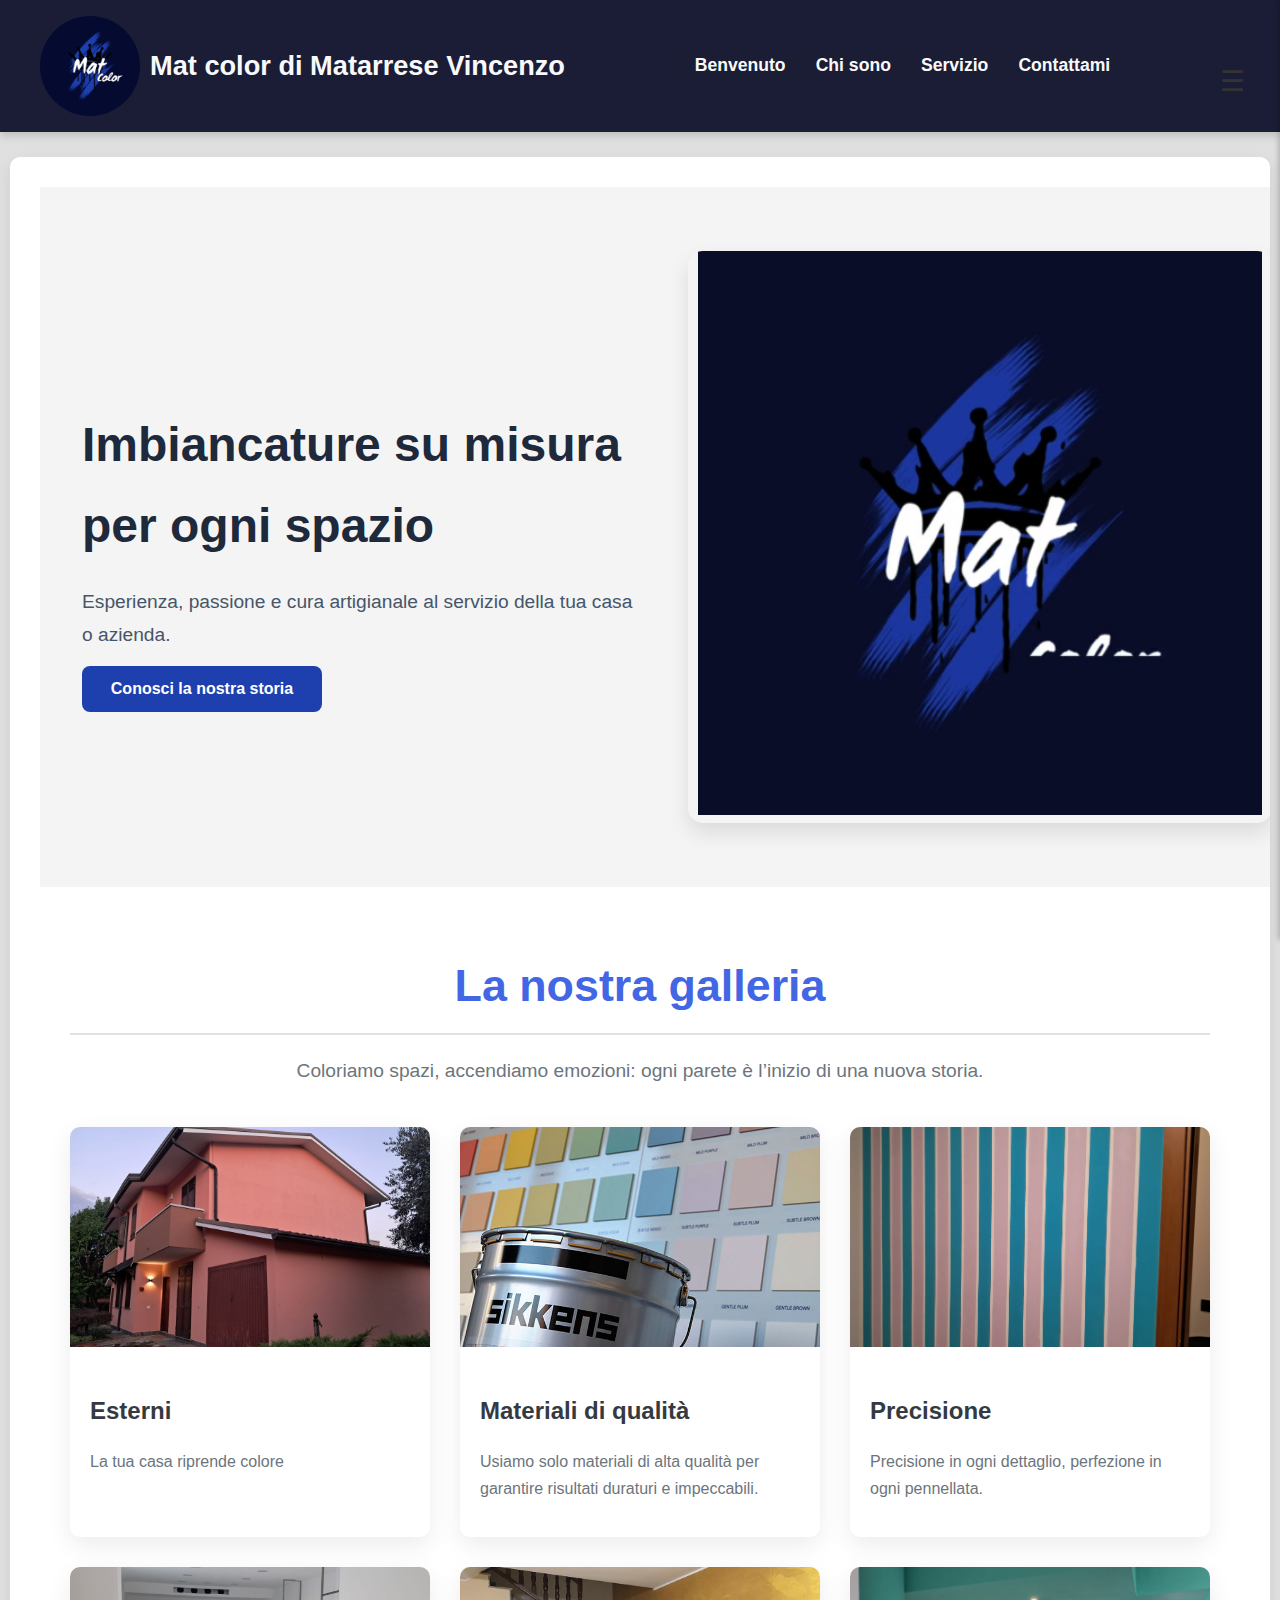
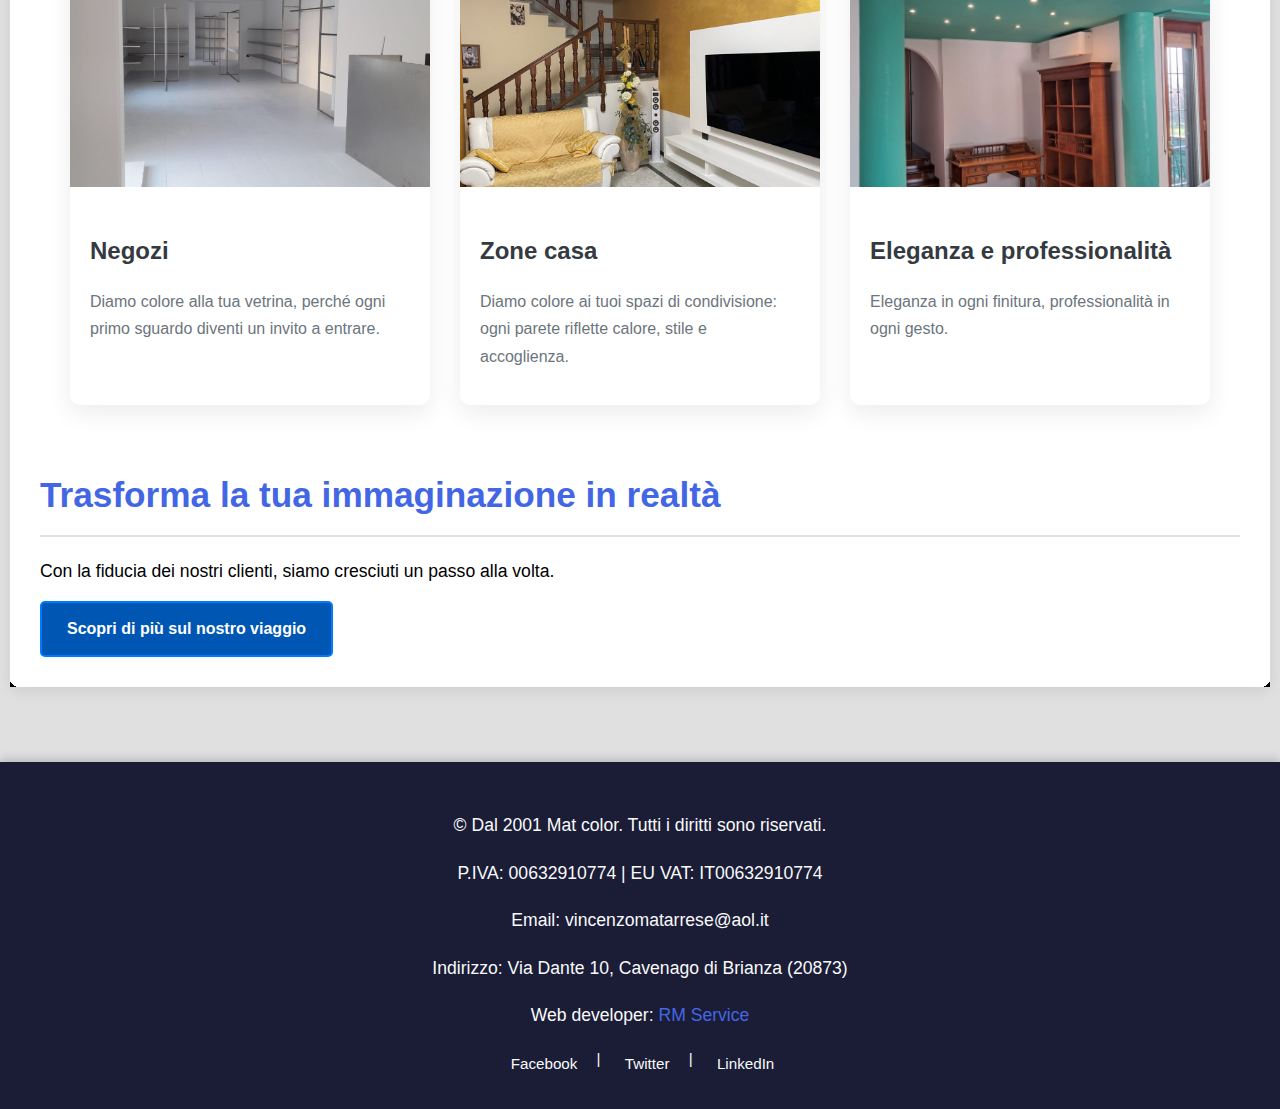
<file: index.html>
<!DOCTYPE html>
<html lang="en">
<head>
    <meta charset="UTF-8">
    <meta name="viewport" content="width=device-width, initial-scale=1.0">
    <meta name="google-site-verification" content="hc-K0NZYEXv_oxj2A8CBwfFHDyCGHYAIVB4bLHBO_A0" />

    <title>Imbianchino a Cavenago di Brianza – Mat Color</title>
    <meta name="description" content="Mat Color di Matarrese Vincenzo: imbianchino professionista a Cavenago di Brianza. Offriamo tinteggiature interne ed esterne, decorazioni e verniciature di qualità.">
    <meta name="keywords" content="imbianchino Cavenago di Brianza, tinteggiatura, pittura muri, decorazioni murali, verniciatura, pittore professionista, Mat Color, mat color">
    <meta name="keywords" content="imbianchino in zona, imbianchino vicino a me, mat color, imbianchino, impresa di pitturazione, impresa di pitturazione matarrese vincenzo">
    <meta name="keywords" content="imbianchino vicino a me">
    <meta name="keywords" content="imbianchino in zona">
    <meta name="keywords" content="impresa di pitturazione matarrese vincenzo">
    <meta name="keywords" content="imbianchino cavenago di brianza">
    <meta name="robots" content="index, follow">
    <meta name="author" content="Mat Color di Matarrese Vincenzo">
    <script type="application/ld+json">
  {
  "@context": "https://schema.org",
  "@type": "LocalBusiness",
  "name": "Mat Color di Matarrese Vincenzo",
  "image": "https://mata686.github.io/MatColor/about.html",
  "address": {
    "@type": "PostalAddress",
    "streetAddress": "Via Dante 10",
    "addressLocality": "Cavenago di Brianza",
    "postalCode": "20873",
    "addressCountry": "IT"
  },
  "geo": {
    "@type": "GeoCoordinates",
    "latitude": 45.6019,
    "longitude": 9.4115
  },
  "telephone": "+39 329 414 5340",
  "email": "vincenzomatarrese@aol.it",
  "url": "https://mata686.github.io/MatColor/",
  "openingHours": "Mo-Fr 09:00-17:00, Sa 09:00-14:00"
}

  </script>

    <link rel="stylesheet" href="css/style.css">
</head>

<body>
    <header>
  <nav>
    <div class="logo">
      <a href="index.html"><img src="image/logo.png" alt="Mat_color-Matarrese Vincenzo" class="nav-logo"></a>
      Mat color di Matarrese Vincenzo
    </div>

    <ul class="nav-links">
      <li><a href="index.html">Benvenuto</a></li>
      <li><a href="about.html">Chi sono</a></li>
      <li><a href="services.html">Servizio</a></li>
      <li><a href="contact.html">Contattami</a></li>
    </ul>

    <!-- Burger icon -->
<!-- Bottone burger -->
<button class="burger" id="burger" aria-label="Apri menu" aria-expanded="false" aria-controls="menu">
  &#9776;
</button>

<!-- Menu mobile -->
<nav class="menu" id="menu" aria-label="Menu di navigazione">
  <ul>
    <li><a href="index.html">Home</a></li>
    <li><a href="about.html">Chi siamo</a></li>
    <li><a href="services.html">Servizi</a></li>
    <li><a href="contact.html">Contatti</a></li>
  </ul>
</nav>

<script>
const burger = document.getElementById('burger');
const menu = document.getElementById('menu');

burger.addEventListener('click', () => {
  const isOpen = menu.classList.toggle('open');
  burger.setAttribute('aria-expanded', isOpen);
});
</script>


  </nav>
</header>

    <main>
        <section class="hero-section">
  <div class="hero-content">
    <div class="hero-text">
      <h1>Imbiancature su misura<br>per ogni spazio</h1>
      <p>Esperienza, passione e cura artigianale al servizio della tua casa o azienda.</p>
      <a href="about.html" class="hero-btn">Conosci la nostra storia</a>
    </div>
    <div class="hero-video">
      <video autoplay muted loop playsinline>
        <source src="image/a_logo.mp4" type="video/mp4">
        Il tuo browser non supporta il video HTML5.
      </video>
    </div>
  </div>
</section>


        <section class="image-gallery-showcase">
            <h2>La nostra galleria</h2>
            <p class="section-description">Coloriamo spazi, accendiamo emozioni: ogni parete è l’inizio di una nuova storia.</p>
            <div class="gallery-grid">
                <div class="gallery-item">
                    <img src="image/casa.jpeg" alt="Prima/dopo">
                    <div class="gallery-caption">
                        <h3>Esterni</h3>
                        <p>La tua casa riprende colore</p>
                    </div>
                </div>
                <div class="gallery-item">
                    <img src="image/sikkens.jpg" alt="Qualità">
                    <div class="gallery-caption">
                        <h3>Materiali di qualità</h3>

                        <p>Usiamo solo materiali di alta qualità per garantire risultati duraturi e impeccabili.</p>
                    </div>
                </div>
                <div class="gallery-item">
                    <img src="image/righe.jpeg" alt="Imbiancature">
                    <div class="gallery-caption">
                        <h3>Precisione</h3>
                        <p>Precisione in ogni dettaglio, perfezione in ogni pennellata.</p>
                    </div>
                </div>
                <div class="gallery-item">
                    <img src="image/negoz.jpg">
                    <div class="gallery-caption">
                        <h3>Negozi</h3>
                        <p>Diamo colore alla tua vetrina, perché ogni primo sguardo diventi un invito a entrare.</p>
                    </div>
                </div>
<div class="gallery-item">
                    <img src="image/mic.jpg" alt="Imbiancature">
                    <div class="gallery-caption">
                        <h3>Zone casa</h3>
                        <p>Diamo colore ai tuoi spazi di condivisione: ogni parete riflette calore, stile e accoglienza.</p>
                    </div>
                </div>

<div class="gallery-item">
                    <img src="image/tif.jpg" alt="Imbiancature">
                    <div class="gallery-caption">
                        <h3>Eleganza e professionalità</h3>
                        <p>Eleganza in ogni finitura, professionalità in ogni gesto.</p>
                    </div>
                </div>

            </div>
        </section>

        <section class="cta-section">
            <h2>Trasforma la tua immaginazione in realtà</h2>
            <p>Con la fiducia dei nostri clienti, siamo cresciuti un passo alla volta.</p>
            <a href="about.html" class="btn primary-btn">Scopri di più sul nostro viaggio</a>
        </section>

    </main>

    <footer>
        <p>&copy; Dal 2001 Mat color. Tutti i diritti sono riservati.</p>
        <p>P.IVA: 00632910774 | EU VAT: IT00632910774</p>
        <p>Email: vincenzomatarrese@aol.it </p>
        <p>Indirizzo: Via Dante 10, Cavenago di Brianza (20873)</p>
        <p>Web developer: <a href="#"> RM Service</a></p>
        <div class="social-links">
            <a href="#" aria-label="Facebook"><i class="fab fa-facebook-f"></i> Facebook</a> |
            <a href="#" aria-label="Twitter"><i class="fab fa-twitter"></i> Twitter</a> |
            <a href="#" aria-label="LinkedIn"><i class="fab fa-linkedin-in"></i> LinkedIn</a>
        </div>
    </footer>


    <script src="js/script.js"></script>
</body>
</html>
</file>
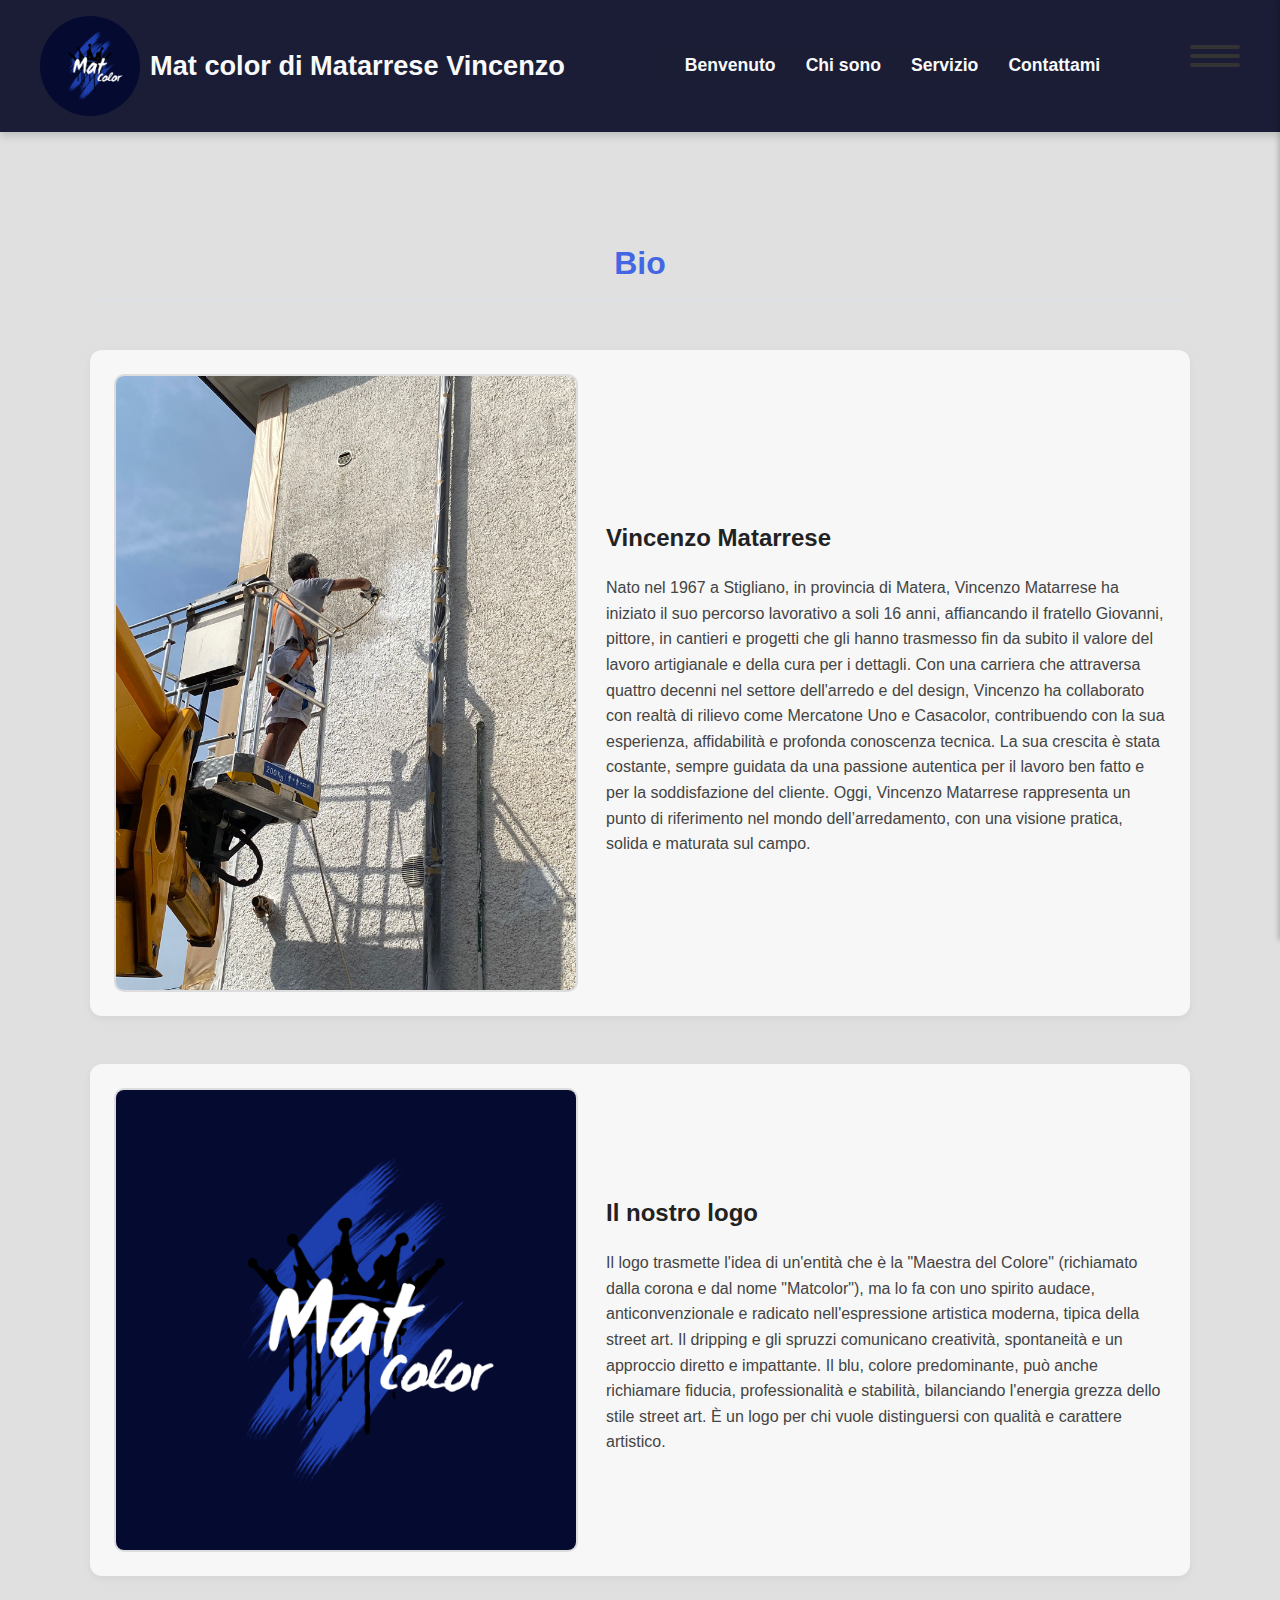
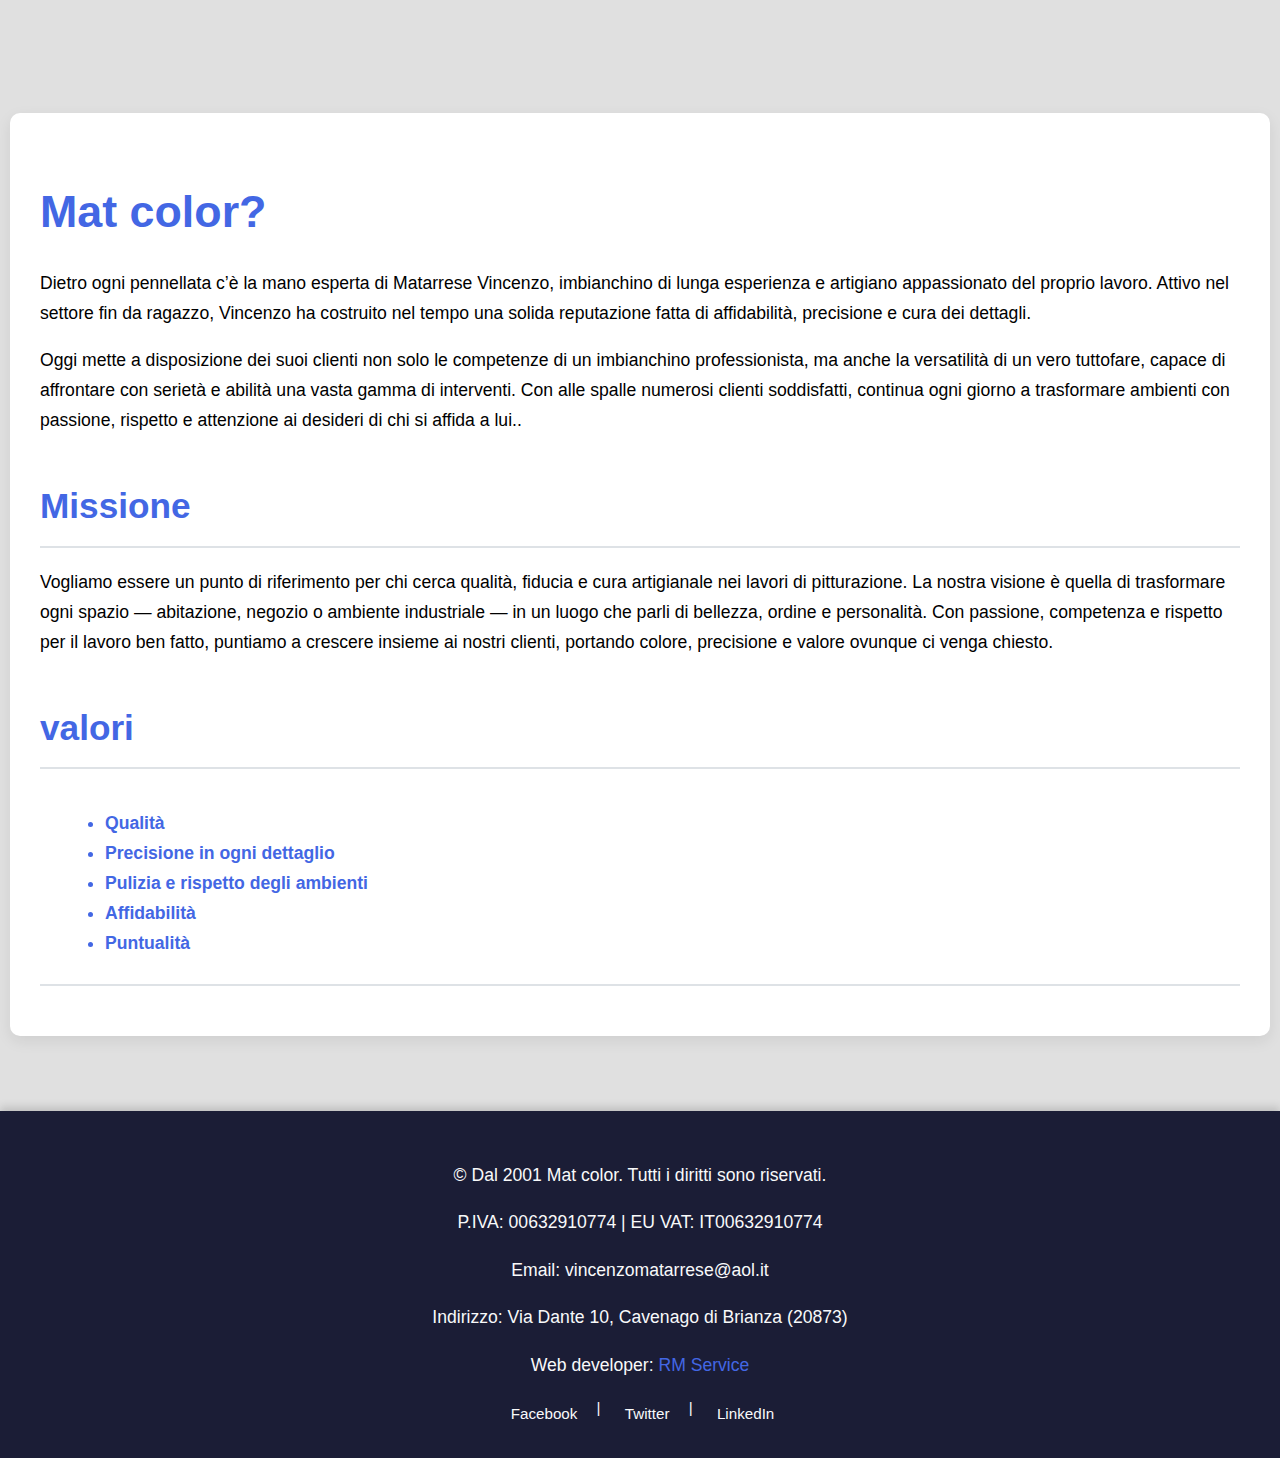
<file: about.html>
<!DOCTYPE html>
<html lang="en">
<head>
    <meta charset="UTF-8">
    <meta name="viewport" content="width=device-width, initial-scale=1.0">
    <title>About</title>
    <link rel="stylesheet" href="css/style.css">
     <script type="application/ld+json">
  {
    "@context": "https://schema.org",
    "@type": "LocalBusiness",
    "name": "Mat Color di Matarrese Vincenzo",
    "image": "https://mata686.github.io/MatColor/about.html",
    "address": {
      "@type": "PostalAddress",
      "streetAddress": "Via Dante 10",
      "addressLocality": "Cavenago di Brianza",
      "postalCode": "20873",
      "addressCountry": "IT"
    },
    "telephone": "+39 329 414 5340",
    "email": "vincenzomatarrese@aol.it",
    "url": "https://mata686.github.io/MatColor/",
    "openingHours": "Mo-Fr 09:00-17:00, Sa 09:00-14:00"
  }
  </script> 
    
</head>
<body>
    <header>
  <nav>
    <div class="logo">
      <a href="index.html"><img src="image/logo.png" alt="Mat_color-Matarrese Vincenzo" class="nav-logo"></a>

      Mat color di Matarrese Vincenzo
    </div>

    <ul class="nav-links">
      <li><a href="index.html">Benvenuto</a></li>
      <li><a href="about.html">Chi sono</a></li>
      <li><a href="services.html">Servizio</a></li>
      <li><a href="contact.html">Contattami</a></li>
    </ul>

        <!-- Burger icon -->
<div class="burger" id="burger">
  <span></span>
  <span></span>
  <span></span>
</div>

<!-- Menu -->
<nav class="menu" id="menu">
  <ul>
    <li><a href="index.html">Home</a></li>
    <li><a href="about.html">Chi siamo</a></li>
    <li><a href="services.html">Servizi</a></li>
    <li><a href="contact.html">Contatti</a></li>
  </ul>
</nav>

<script>
  const burger = document.getElementById('burger');
  const menu = document.getElementById('menu');

  burger.addEventListener('click', () => {
    burger.classList.toggle('open');
    menu.classList.toggle('open');
  });
</script>
  </nav>
</header>

<section class="image-gallery-rows">
    <h2>Bio</h2>

    <div class="image-row">
        <div class="image">
            <img src="image/vinc.jpeg" alt="Foto vincenzo">
        </div>
        <div class="text">
            <h3>Vincenzo Matarrese</h3>
            <p>Nato nel 1967 a Stigliano, in provincia di Matera, Vincenzo Matarrese ha iniziato il suo percorso lavorativo a soli 16 anni, affiancando il fratello Giovanni, pittore, in cantieri e progetti che gli hanno trasmesso fin da subito il valore del lavoro artigianale e della cura per i dettagli.

Con una carriera che attraversa quattro decenni nel settore dell'arredo e del design, Vincenzo ha collaborato con realtà di rilievo come Mercatone Uno e Casacolor, contribuendo con la sua esperienza, affidabilità e profonda conoscenza tecnica. La sua crescita è stata costante, sempre guidata da una passione autentica per il lavoro ben fatto e per la soddisfazione del cliente.

Oggi, Vincenzo Matarrese rappresenta un punto di riferimento nel mondo dell’arredamento, con una visione pratica, solida e maturata sul campo.</p>
        </div>
    </div>

    <div class="image-row">
        <div class="image">
            <img src="image/logo.png" alt="Logo">
        </div>
        <div class="text">
            <h3>Il nostro logo</h3>
            <p>Il logo trasmette l'idea di un'entità che è la "Maestra del Colore" (richiamato dalla corona e dal nome "Matcolor"), ma lo fa con uno spirito audace, anticonvenzionale e radicato nell'espressione artistica moderna, tipica della street art. Il dripping e gli spruzzi comunicano creatività, spontaneità e un approccio diretto e impattante. Il blu, colore predominante, può anche richiamare fiducia, professionalità e stabilità, bilanciando l'energia grezza dello stile street art. È un logo per chi vuole distinguersi con qualità e carattere artistico.</p>
        </div>
    </div>
</section>


    <main>
        <h1>Mat color?</h1>
        <p>Dietro ogni pennellata c’è la mano esperta di Matarrese Vincenzo, imbianchino di lunga esperienza e artigiano appassionato del proprio lavoro. Attivo nel settore fin da ragazzo, Vincenzo ha costruito nel tempo una solida reputazione fatta di affidabilità, precisione e cura dei dettagli. </p>
        <p>Oggi mette a disposizione dei suoi clienti non solo le competenze di un imbianchino professionista, ma anche la versatilità di un vero tuttofare, capace di affrontare con serietà e abilità una vasta gamma di interventi. Con alle spalle numerosi clienti soddisfatti, continua ogni giorno a trasformare ambienti con passione, rispetto e attenzione ai desideri di chi si affida a lui..</p>
        <h2>Missione</h2>
        <p>Vogliamo essere un punto di riferimento per chi cerca qualità, fiducia e cura artigianale nei lavori di pitturazione. La nostra visione è quella di trasformare ogni spazio — abitazione, negozio o ambiente industriale — in un luogo che parli di bellezza, ordine e personalità. Con passione, competenza e rispetto per il lavoro ben fatto, puntiamo a crescere insieme ai nostri clienti, portando colore, precisione e valore ovunque ci venga chiesto.</p>
        <h2>valori<h2>
        <ul>
            <li>Qualità</li>
            <li>Precisione in ogni dettaglio</li>
            <li>Pulizia e rispetto degli ambienti</li>
            <li>Affidabilità</li>
            <li>Puntualità</li>

        </ul>
    </main>

    <footer>
        <p>&copy; Dal 2001 Mat color. Tutti i diritti sono riservati.</p>
        <p>P.IVA: 00632910774 | EU VAT: IT00632910774</p>
        <p>Email: vincenzomatarrese@aol.it </p>
        <p>Indirizzo: Via Dante 10, Cavenago di Brianza (20873)</p>
        <p>Web developer: <a href="#"> RM Service</a></p>
        <div class="social-links">
            <a href="#" aria-label="Facebook"><i class="fab fa-facebook-f"></i> Facebook</a> |
            <a href="#" aria-label="Twitter"><i class="fab fa-twitter"></i> Twitter</a> |
            <a href="#" aria-label="LinkedIn"><i class="fab fa-linkedin-in"></i> LinkedIn</a>
        </div>
    </footer>


    <script src="js/script.js"></script>
</body>
</html>
</file>
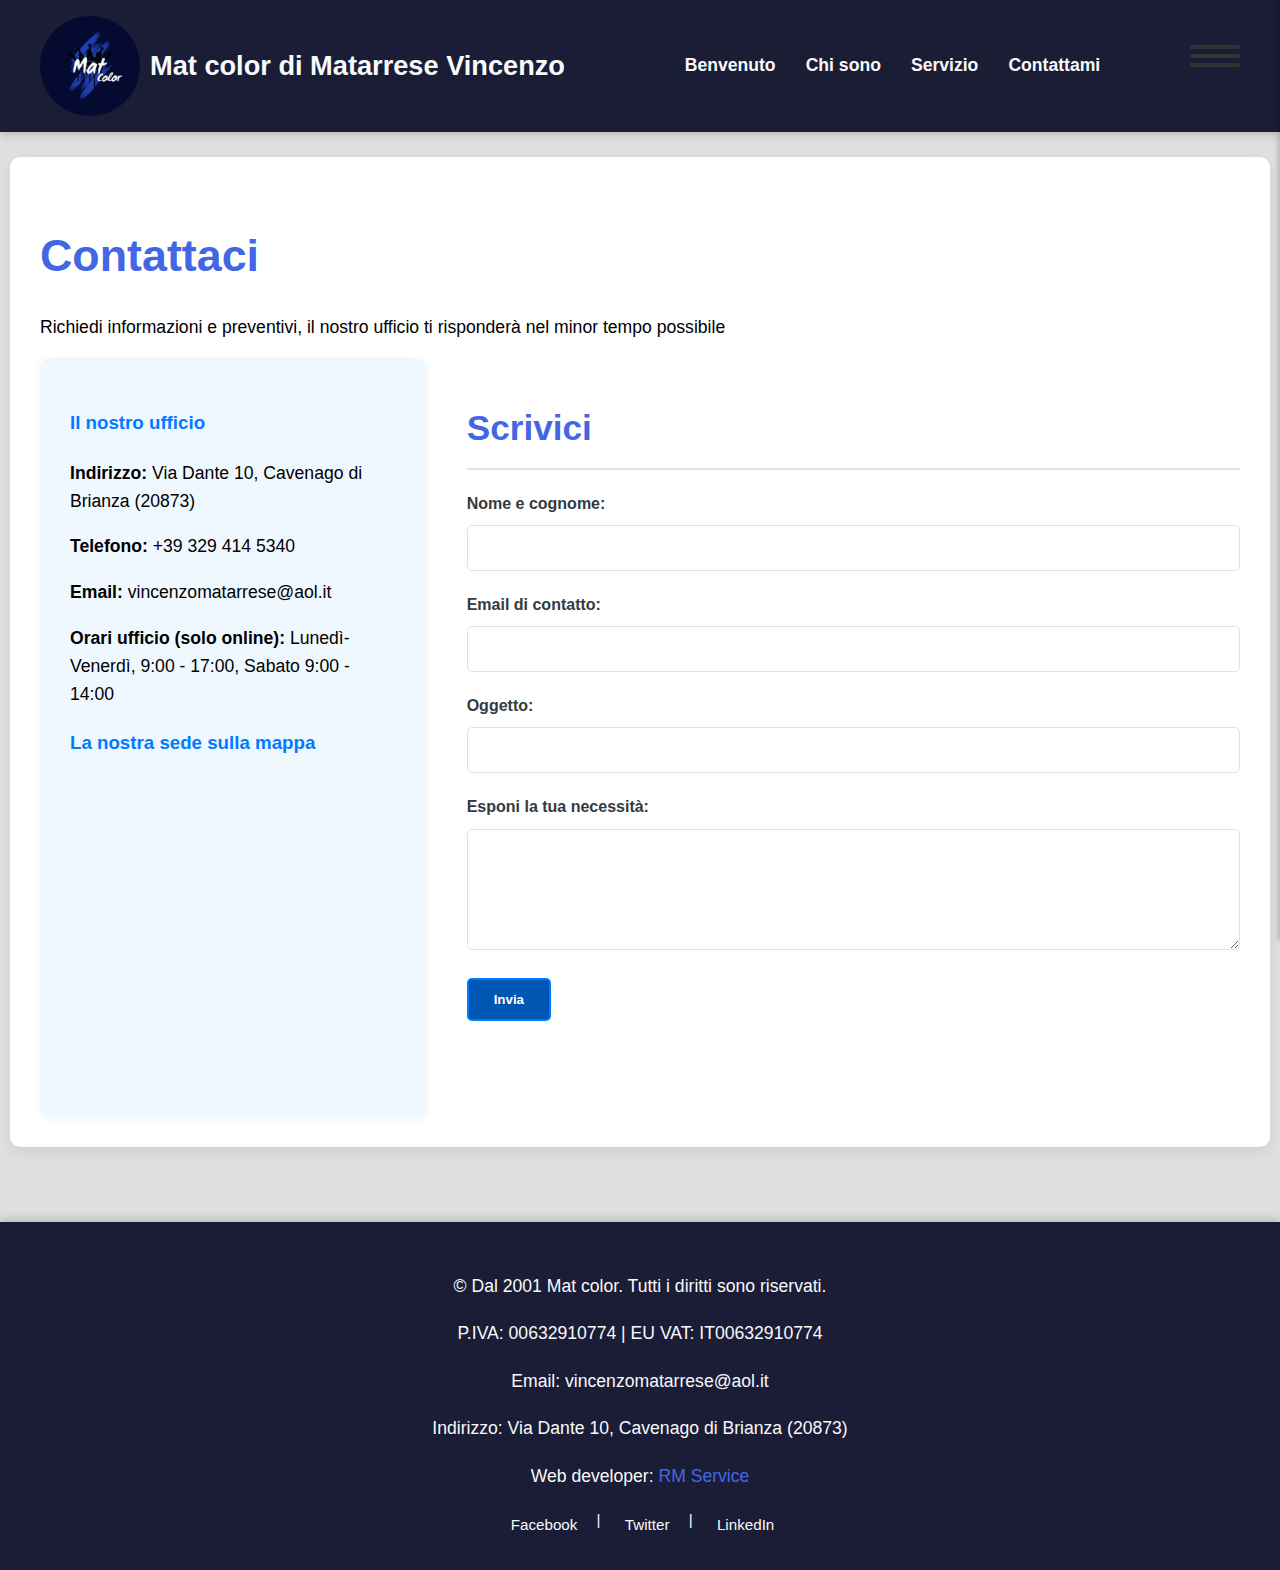
<file: contact.html>
<!DOCTYPE html>
<html lang="en">
<head>
    <meta charset="UTF-8">
    <meta name="viewport" content="width=device-width, initial-scale=1.0">
    <title>Contattami</title>
    <link rel="stylesheet" href="css/style.css">
     <script type="application/ld+json">
  {
    "@context": "https://schema.org",
    "@type": "LocalBusiness",
    "name": "Mat Color di Matarrese Vincenzo",
    "image": "https://mata686.github.io/MatColor/about.html",
    "address": {
      "@type": "PostalAddress",
      "streetAddress": "Via Dante 10",
      "addressLocality": "Cavenago di Brianza",
      "postalCode": "20873",
      "addressCountry": "IT"
    },
    "telephone": "+39 329 414 5340",
    "email": "vincenzomatarrese@aol.it",
    "url": "https://mata686.github.io/MatColor/",
    "openingHours": "Mo-Fr 09:00-17:00, Sa 09:00-14:00"
  }
  </script>
    
</head>
<body>
    <header>
  <nav>
    <div class="logo">
      <a href="index.html"><img src="image/logo.png" alt="Mat_color-Matarrese Vincenzo" class="nav-logo"></a>

      Mat color di Matarrese Vincenzo
    </div>

    <ul class="nav-links">
      <li><a href="index.html">Benvenuto</a></li>
      <li><a href="about.html">Chi sono</a></li>
      <li><a href="services.html">Servizio</a></li>
      <li><a href="contact.html">Contattami</a></li>
    </ul>

        <!-- Burger icon -->
<div class="burger" id="burger">
  <span></span>
  <span></span>
  <span></span>
</div>

<!-- Menu -->
<nav class="menu" id="menu">
  <ul>
    <li><a href="index.html">Home</a></li>
    <li><a href="about.html">Chi siamo</a></li>
    <li><a href="services.html">Servizi</a></li>
    <li><a href="contact.html">Contatti</a></li>
  </ul>
</nav>

<script>
  const burger = document.getElementById('burger');
  const menu = document.getElementById('menu');

  burger.addEventListener('click', () => {
    burger.classList.toggle('open');
    menu.classList.toggle('open');
  });
</script>
  </nav>
</header>


    <main class="content-section">
        <h1>Contattaci</h1>
        <p>Richiedi informazioni e preventivi, il nostro ufficio ti risponderà nel minor tempo possibile</p>
        
        <div class="contact-grid">
            <div class="contact-info-box">
                <h3>Il nostro ufficio</h3>
                <p><strong>Indirizzo:</strong> Via Dante 10, Cavenago di Brianza (20873)</p>
                <p><strong>Telefono:</strong> +39 329 414 5340</p>
                <p><strong>Email:</strong> vincenzomatarrese@aol.it</p>
                <p><strong>Orari ufficio (solo online):</strong> Lunedì-Venerdì, 9:00 - 17:00, Sabato 9:00 - 14:00 </p>
                <div class="map-container">
  <h3>La nostra sede sulla mappa</h3>
  <iframe
    src="https://www.google.com/maps/embed?pb=!1m18!1m12!1m3!1d2785.212181636221!2d9.414122415579286!3d45.59651792703026!2m3!1f0!2f0!3f0!3m2!1i1024!2i768!4f13.1!3m3!1m2!1s0x4786b8dbf7b9a1fb%3A0x77c7eae3b87f470b!2sVia%20Dante%2C%2010%2C%2020873%20Cavenago%20di%20Brianza%20MB!5e0!3m2!1sit!2sit!4v1718974490000!5m2!1sit!2sit"
    width="100%"
    height="300"
    style="border:0;"
    allowfullscreen=""
    loading="lazy"
    referrerpolicy="no-referrer-when-downgrade"
  ></iframe>
</div>

            </div>

            <form class="contact-form" action="https://formspree.io/f/mrbkkroe" method="POST">
            <input type="text" name="_gotcha" style="display:none">

                <h2>Scrivici</h2>
                <div class="form-group">
                    <label for="name">Nome e cognome:</label>
                    <input type="text" id="name" name="name" required>
                </div>
                <div class="form-group">
                    <label for="email">Email di contatto:</label>
                    <input type="email" id="email" name="email" required>
                </div>
                <div class="form-group">
                    <label for="subject">Oggetto:</label>
                    <input type="text" id="subject" name="subject">
                </div>
                <div class="form-group">
                    <label for="message">Esponi la tua necessità:</label>
                    <textarea id="message" name="message" rows="5" required></textarea>
                </div>
                <button type="submit" class="btn primary-btn" >Invia</button>
            </form>
        </div>
    </main>

   <footer>
        <p>&copy; Dal 2001 Mat color. Tutti i diritti sono riservati.</p>
        <p>P.IVA: 00632910774 | EU VAT: IT00632910774</p>
        <p>Email: vincenzomatarrese@aol.it </p>
        <p>Indirizzo: Via Dante 10, Cavenago di Brianza (20873)</p>
        <p>Web developer: <a href="#"> RM Service</a></p>
        <div class="social-links">
            <a href="#" aria-label="Facebook"><i class="fab fa-facebook-f"></i> Facebook</a> |
            <a href="#" aria-label="Twitter"><i class="fab fa-twitter"></i> Twitter</a> |
            <a href="#" aria-label="LinkedIn"><i class="fab fa-linkedin-in"></i> LinkedIn</a>
        </div>
    </footer>



    <script src="js/script.js"></script>
</body>
</html>
</file>
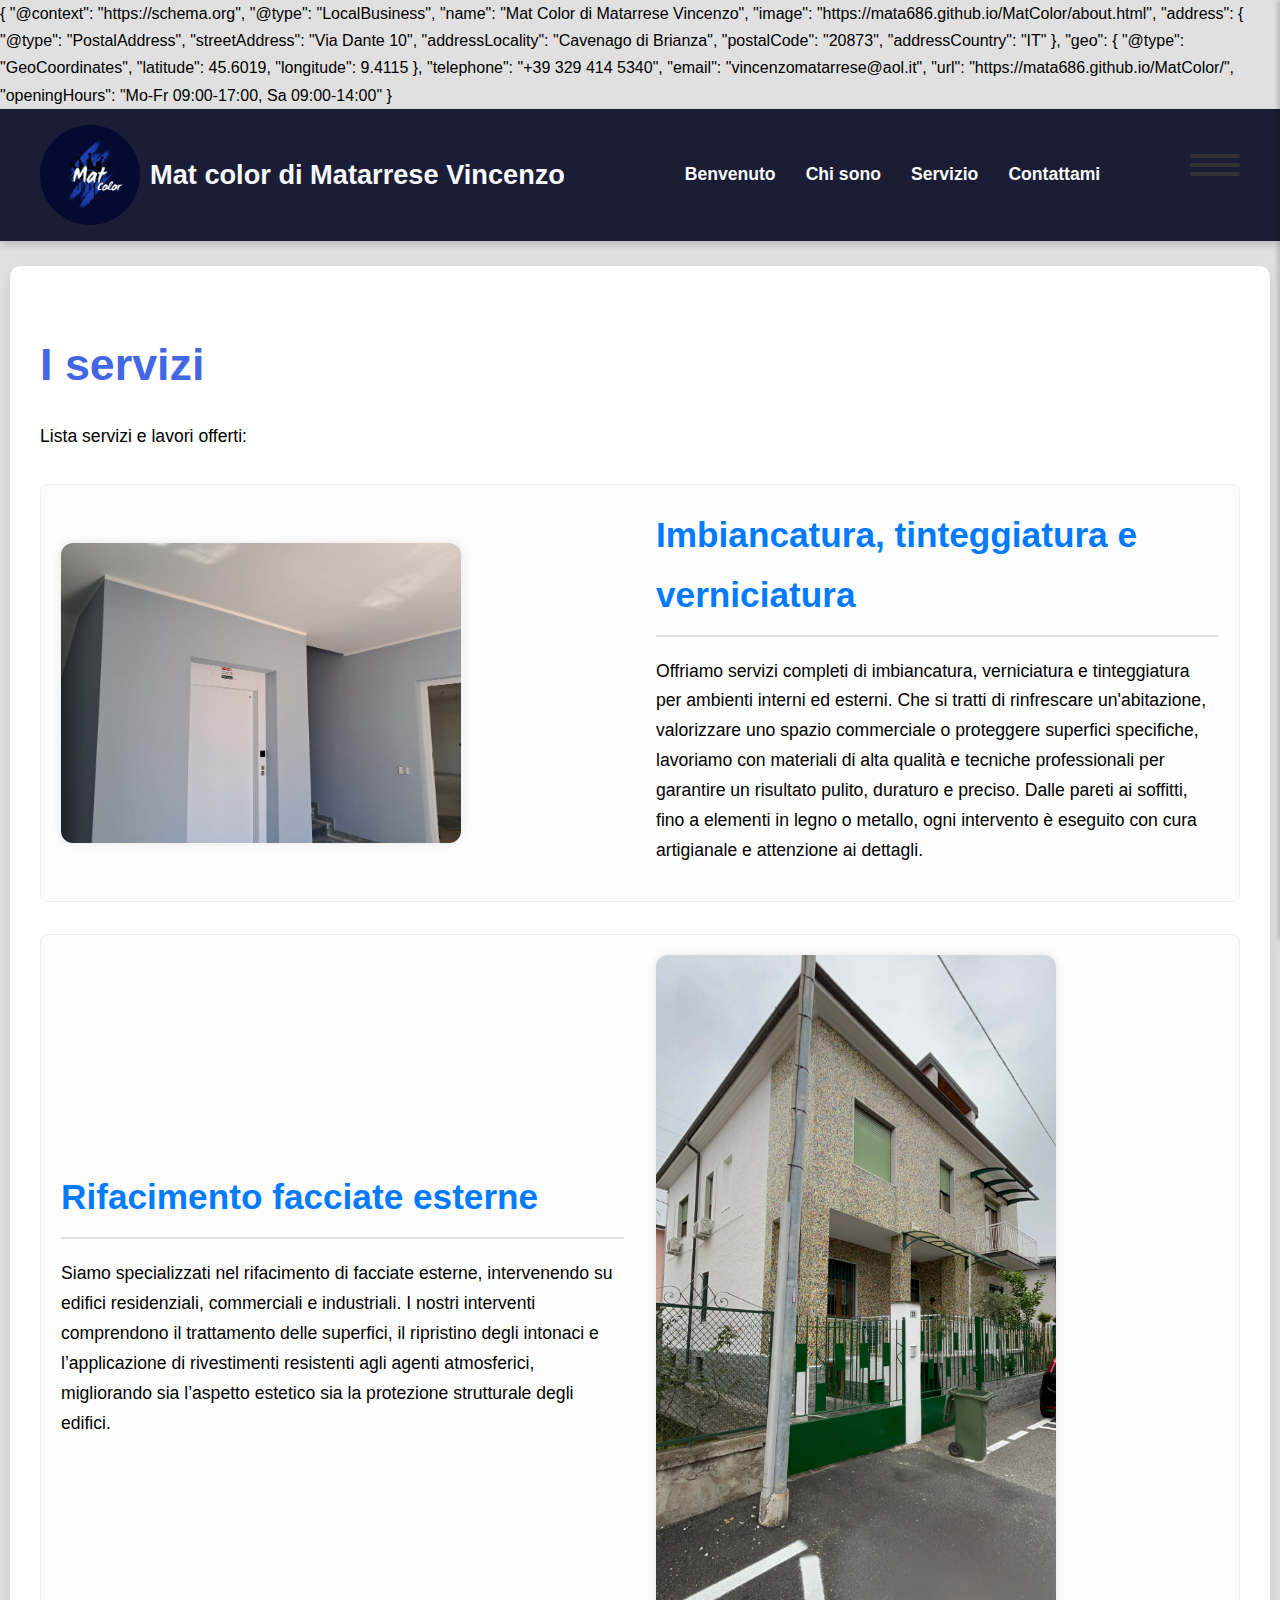
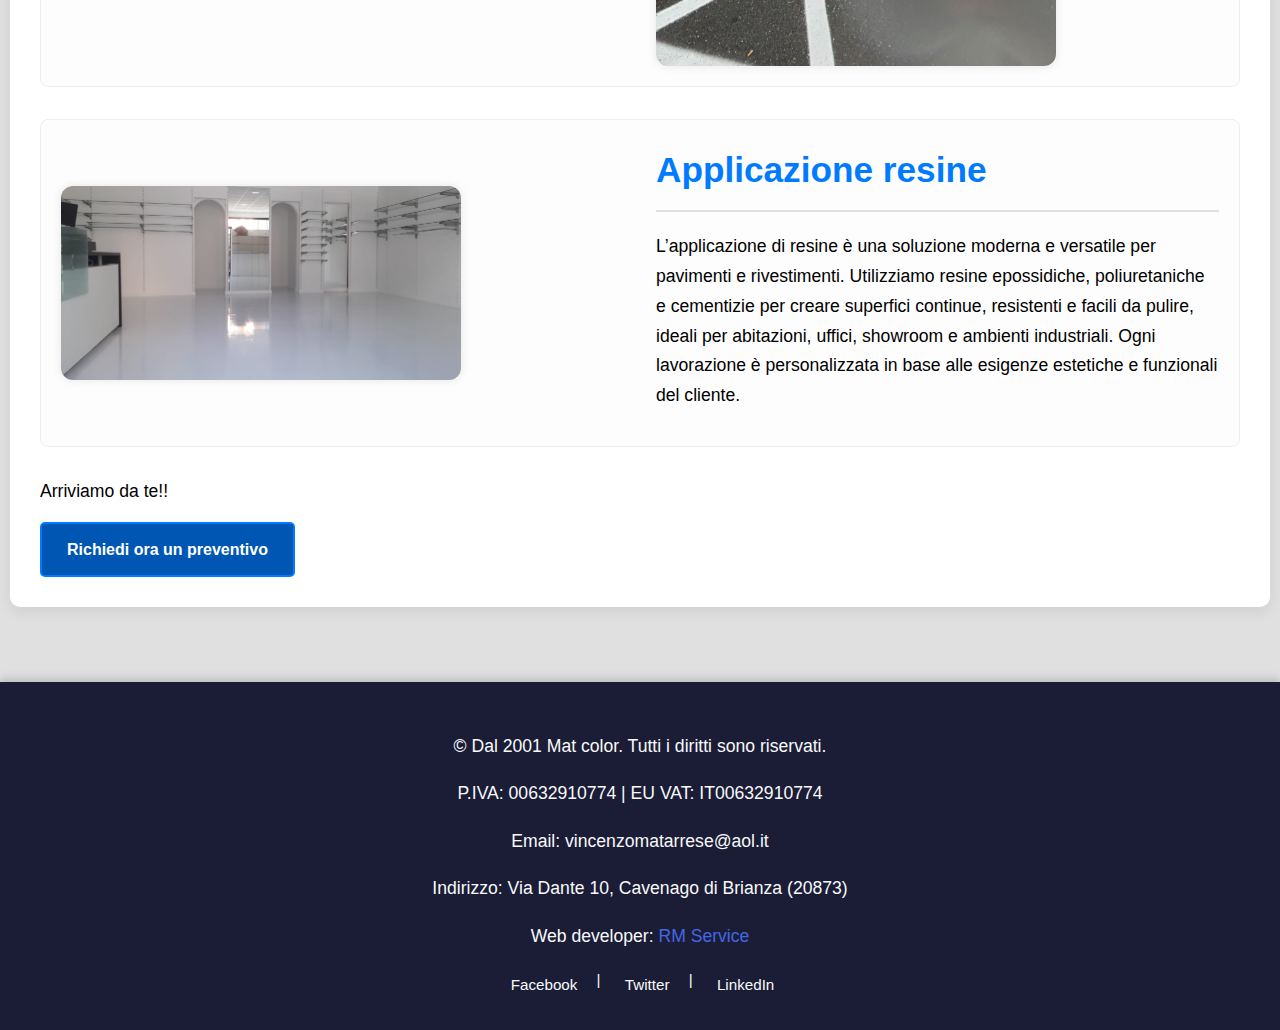
<file: services.html>
<!DOCTYPE html>
<html lang="en">
<head>
    <meta charset="UTF-8">
    <meta name="viewport" content="width=device-width, initial-scale=1.0">
    <title>Servizio</title>
    <link rel="stylesheet" href="css/style.css">
    <meta name="description" content="Mat Color di Matarrese Vincenzo: imbianchino professionista a Cavenago di Brianza. Offriamo tinteggiature interne ed esterne, decorazioni e verniciature di qualità.">
    <meta name="keywords" content="imbianchino Cavenago di Brianza, tinteggiatura, pittura muri, decorazioni murali, verniciatura, pittore professionista, Mat Color">
    <meta name="keywords" content="imbianchino in zona, imbianchino vicino a me, mat color, imbianchino, impresa di pitturazione">
    <meta name="robots" content="index, follow">
    <meta name="author" content="Mat Color di Matarrese Vincenzo">

{
  "@context": "https://schema.org",
  "@type": "LocalBusiness",
  "name": "Mat Color di Matarrese Vincenzo",
  "image": "https://mata686.github.io/MatColor/about.html",
  "address": {
    "@type": "PostalAddress",
    "streetAddress": "Via Dante 10",
    "addressLocality": "Cavenago di Brianza",
    "postalCode": "20873",
    "addressCountry": "IT"
  },
  "geo": {
    "@type": "GeoCoordinates",
    "latitude": 45.6019,
    "longitude": 9.4115
  },
  "telephone": "+39 329 414 5340",
  "email": "vincenzomatarrese@aol.it",
  "url": "https://mata686.github.io/MatColor/",
  "openingHours": "Mo-Fr 09:00-17:00, Sa 09:00-14:00"
}

    
</head>
<body>
    <header>
  <nav>
    <div class="logo">
      <a href="index.html"><img src="image/logo.png" alt="Mat_color-Matarrese Vincenzo" class="nav-logo"></a>

      Mat color di Matarrese Vincenzo
    </div>

    <ul class="nav-links">
      <li><a href="index.html">Benvenuto</a></li>
      <li><a href="about.html">Chi sono</a></li>
      <li><a href="services.html">Servizio</a></li>
      <li><a href="contact.html">Contattami</a></li>
    </ul>

        <!-- Burger icon -->
<div class="burger" id="burger">
  <span></span>
  <span></span>
  <span></span>
</div>

<!-- Menu -->
<nav class="menu" id="menu">
  <ul>
    <li><a href="index.html">Home</a></li>
    <li><a href="about.html">Chi siamo</a></li>
    <li><a href="services.html">Servizi</a></li>
    <li><a href="contact.html">Contatti</a></li>
  </ul>
</nav>

<script>
  const burger = document.getElementById('burger');
  const menu = document.getElementById('menu');

  burger.addEventListener('click', () => {
    burger.classList.toggle('open');
    menu.classList.toggle('open');
  });
</script>
  </nav>
</header>


    <main>
    <h1>I servizi</h1>
    <p>Lista servizi e lavori offerti:</p>

    <section class="service-category service-left">
        <div class="service-image">
            <img src="image/imb.jpg" alt="Imbiancatura, Tinteggiatura e Verniciatura">
        </div>
        <div class="service-text">
            <h2>Imbiancatura, tinteggiatura e verniciatura</h2>
            <p>Offriamo servizi completi di imbiancatura, verniciatura e tinteggiatura per ambienti interni ed esterni. Che si tratti di rinfrescare un'abitazione, valorizzare uno spazio commerciale o proteggere superfici specifiche, lavoriamo con materiali di alta qualità e tecniche professionali per garantire un risultato pulito, duraturo e preciso. Dalle pareti ai soffitti, fino a elementi in legno o metallo, ogni intervento è eseguito con cura artigianale e attenzione ai dettagli.</p>
        </div>
    </section>

    <section class="service-category service-right">
        <div class="service-text">
            <h2>Rifacimento facciate esterne</h2>
            <p>Siamo specializzati nel rifacimento di facciate esterne, intervenendo su edifici residenziali, commerciali e industriali. I nostri interventi comprendono il trattamento delle superfici, il ripristino degli intonaci e l’applicazione di rivestimenti resistenti agli agenti atmosferici, migliorando sia l’aspetto estetico sia la protezione strutturale degli edifici.</p>
        </div>
        <div class="service-image">
            <img src="image/est.jpg" alt="Rifacimento facciate esterne">
        </div>
    </section>

    <section class="service-category service-left">
        <div class="service-image">
            <img src="image/res.jpg" alt="Applicazione resine">
        </div>
        <div class="service-text">
            <h2>Applicazione resine</h2>
            <p>L’applicazione di resine è una soluzione moderna e versatile per pavimenti e rivestimenti. Utilizziamo resine epossidiche, poliuretaniche e cementizie per creare superfici continue, resistenti e facili da pulire, ideali per abitazioni, uffici, showroom e ambienti industriali. Ogni lavorazione è personalizzata in base alle esigenze estetiche e funzionali del cliente.</p>
        </div>
    </section>

    <section class="cta-section">
            <p>Arriviamo da te!!</p>
            <a href="contact.html" class="btn primary-btn">Richiedi ora un preventivo</a>
        </section>
</main>

    <footer>
        <p>&copy; Dal 2001 Mat color. Tutti i diritti sono riservati.</p>
        <p>P.IVA: 00632910774 | EU VAT: IT00632910774</p>
        <p>Email: vincenzomatarrese@aol.it </p>
        <p>Indirizzo: Via Dante 10, Cavenago di Brianza (20873)</p>
        <p>Web developer: <a href="#"> RM Service</a></p>
        <div class="social-links">
            <a href="#" aria-label="Facebook"><i class="fab fa-facebook-f"></i> Facebook</a> |
            <a href="#" aria-label="Twitter"><i class="fab fa-twitter"></i> Twitter</a> |
            <a href="#" aria-label="LinkedIn"><i class="fab fa-linkedin-in"></i> LinkedIn</a>
        </div>
    </footer>



    <script src="js/script.js"></script>
</body>
</html>
</file>
<file: css/style.css>
/* General Body Styles */
:root {
    --primary-color: #007bff; /* Bright Blue */
    --secondary-color: #6c757d; /* Muted Gray */
    --accent-color: #28a745;   /* Green for success/highlights */
    --dark-text: #343a40;      /* Darker text */
    --light-text: #f8f9fa;     /* Light text for dark backgrounds */
    --bg-light: #f8f9fa;      /* Light background */
    --bg-dark: #343a40;        /* Dark background */
    --border-color: #dee2e6;
}
.service-category {
    display: flex;
    align-items: center;
    justify-content: space-between;
    margin: 2rem 0;
    gap: 2rem;
    flex-wrap: wrap;
}

.service-category img {
    width: 100%;
    max-width: 400px;
    border-radius: 12px;
    box-shadow: 0 0 10px rgba(0,0,0,0.1);
}

.service-text {
    flex: 1;
    min-width: 280px;
}

.service-image {
    flex: 1;
    min-width: 280px;
}

.service-left .service-image {
    order: 1;
}

.service-left .service-text {
    order: 2;
}

.service-right .service-image {
    order: 2;
}

.service-right .service-text {
    order: 1;
}

.hero-section {
  width: 100%;
  background: #f4f4f4;
  padding: 4rem 2rem;
  display: flex;
  justify-content: center;
  align-items: center;
}

.hero-content {
  max-width: 1200px;
  width: 100%;
  display: flex;
  gap: 2rem;
  align-items: center;
  flex-wrap: wrap;
}

.hero-text {
  flex: 1 1 500px;
}

.hero-text h1 {
  font-size: 3rem;
  color: #1e293b;
  margin-bottom: 1rem;
}

.hero-text p {
  font-size: 1.2rem;
  margin-bottom: 1.5rem;
  color: #475569;
}

.hero-btn {
  background-color: #1e40af;
  color: white;
  padding: 0.9rem 1.8rem;
  border-radius: 8px;
  text-decoration: none;
  font-weight: bold;
  transition: background-color 0.3s ease;
}

.hero-btn:hover {
  background-color: #3b82f6;
}

.hero-video {
  flex: 1 1 500px;
  position: relative;
  border-radius: 15px;
  overflow: hidden;
  box-shadow: 0 10px 20px rgba(0, 0, 0, 0.1);
}

.hero-video video {
  width: 100%;
  height: auto;
  object-fit: cover;
}

body {
    font-family: 'Segoe UI', Roboto, 'Helvetica Neue', Arial, sans-serif;
    margin: 0;
    padding: 0;
    box-sizing: border-box;
    line-height: 1.7;
    color:#000000 ;
    background-color: #E0E0E0;
    min-height: 100vh; /* Ensure footer stays at bottom */
    display: flex;
    flex-direction: column;
}

a {
    text-decoration: none;
    color: #4367E4;
    transition: color 0.3s ease;
}

a:hover {
    color: #4367E4; /* Darker blue on hover */
}

/* Header and Navigation */
header {
    background-color: #1B1D36;
    color: #1B1D36 ;
    padding: 1rem 0;
    box-shadow: 0 4px 8px rgba(0,0,0,0.15);
}

nav {
    display: flex;
    justify-content: space-between;
    align-items: center;
    max-width: 1200px;
    margin: 0 auto;
    padding: 0 25px;
}

.logo {
    font-size: 1.7rem;
    font-weight: 700;
    color: var(--light-text);
    display: flex;
    align-items: center;
}

.nav-logo {
    height: 100px; /* Adjust size */
    margin-right: 10px;
    border-radius: 50%; /* If you want it circular */
    object-fit: contain; /* Ensure image fits without distortion */
}

.nav-links {
    list-style: none;
    display: flex;
    margin: 0;
    padding: 0;
}

.nav-links li {
    margin-left: 30px;
    position: relative; /* For dropdown */
}

.nav-links a:not(.dropbtn) { /* Apply to regular links */
    color: var(--light-text);
    text-decoration: none;
    font-weight: 600;
    padding: 5px 0;
    transition: color 0.3s ease;
}

.nav-links a:not(.dropbtn):hover {
    color: var(--primary-color);
}


/* Main Content */
main {
    flex: 1; /* Allows main content to grow and push footer down */
    max-width: 1200px;
    margin: 25px auto;
    padding: 30px;
    background-color: #fff;
    border-radius: 10px;
    box-shadow: 0 5px 15px rgba(0,0,0,0.08);
}

h1, h2, h3 {
    color: #4367E4;
    margin-bottom: 20px;
}

h1 {
    font-size: 2.8rem;
    font-weight: 700;
}

h2 {
    font-size: 2.2rem;
    font-weight: 600;
    border-bottom: 2px solid var(--border-color);
    padding-bottom: 10px;
    margin-top: 40px;
}

p {
    margin-bottom: 15px;
    font-size: 1.1rem;
    line-height: 1.7;
}

ul {
    list-style: disc;
    margin-left: 25px;
    margin-bottom: 15px;
    font-size: 1.1rem;
}

/* Buttons */
.btn {
    display: inline-block;
    padding: 12px 25px;
    border-radius: 5px;
    font-weight: 600;
    transition: background-color 0.3s ease, color 0.3s ease, border-color 0.3s ease;
    text-align: center;
    margin-right: 15px; /* Space between buttons */
}

.primary-btn {
    background-color: #0056b3;
    color: white;
    border: 2px solid var(--primary-color);
}

.primary-btn:hover {
    background-color: white;
    border-color: #0056b3;
}

.secondary-btn {
    background-color: transparent;
    color: var(--primary-color);
    border: 2px solid var(--primary-color);
}

.secondary-btn:hover {
    background-color: var(--primary-color);
    color: var(--light-text);
}

.tertiary-btn {
    background-color: var(--accent-color);
    color: var(--light-text);
    border: 2px solid var(--accent-color);
}

.tertiary-btn:hover {
    background-color: #0056b3;
    border-color: #218838;
}

/* Contact Page Specifics */
.contact-grid {
    display: grid;
    grid-template-columns: 1fr 2fr;
    gap: 40px;
    align-items: start;
}

.contact-info-box {
    background-color: #f0f8ff; /* Light blue background */
    padding: 30px;
    border-radius: 10px;
    box-shadow: 0 2px 10px rgba(0,0,0,0.05);
}

.contact-info-box h3 {
    color: var(--primary-color);
    margin-bottom: 20px;
}

.contact-info-box p {
    margin-bottom: 10px;
    line-height: 1.6;
}


.contact-form .form-group {
    margin-bottom: 20px;
}

.contact-form label {
    display: block;
    margin-bottom: 8px;
    font-weight: 600;
    color: var(--dark-text);
}

.contact-form input[type="text"],
.contact-form input[type="email"],
.contact-form textarea {
    width: 100%;
    padding: 12px;
    border: 1px solid var(--border-color);
    border-radius: 5px;
    font-size: 1.05rem;
    transition: border-color 0.3s ease, box-shadow 0.3s ease;
    box-sizing: border-box; /* Include padding in width */
}

.contact-form input[type="text"]:focus,
.contact-form input[type="email"]:focus,
.contact-form textarea:focus {
    border-color: var(--primary-color);
    box-shadow: 0 0 0 3px rgba(0, 123, 255, 0.25);
    outline: none;
}

.contact-form textarea {
    resize: vertical;
    min-height: 120px;
}

/* Service Category styles */
.service-category {
    margin-bottom: 30px;
    padding: 20px;
    border: 1px solid #eee;
    border-radius: 8px;
    background-color: #fdfdfd;
}

.service-category h2 {
    color: var(--primary-color);
    margin-top: 0;
}

/* Footer */
footer {
    background-color: #1B1D36;
    color: var(--light-text);
    text-align: center;
    padding: 2rem 0;
    margin-top: 50px; /* Add space above footer */
    font-size: 0.95rem;
    box-shadow: 0 -4px 8px rgba(0,0,0,0.15);
}

.social-links a {
    color: var(--light-text);
    text-decoration: none;
    margin: 0 15px;
    transition: color 0.3s ease;
    display: inline-flex; /* Align icon and text */
    align-items: center;
}

.social-links a:hover {
    color: var(--primary-color);
}

.social-links a i {
    margin-right: 5px; /* Space between icon and text */
}

/* Background Image as a subtle overlay on body - Example */
/* You can apply this to specific sections or the whole body */
body::before {
    background-color: #E0E0E0; /* Use your desired background image here */
    opacity: 0.03; /* Very subtle */
    z-index: -1; /* Send it to the back */
    pointer-events: none; /* Make sure it doesn't interfere with clicks */
}

/* --- NEW WELCOME PAGE STYLES (Image-Focused) --- */

/* Hero Section with Dominant Image */
.hero-image-dominant {
    position: relative;
    width: 100%;
    height: 600px; /* Adjust height as needed */
    overflow: hidden; /* Ensure image doesn't overflow */
    display: flex;
    align-items: center;
    justify-content: center;
    margin-bottom: 50px;
}

.dominant-hero-img {
    width: 100%;
    height: 100%;
    object-fit: cover; /* Ensures image covers the area without distortion */
    object-position: center;
    position: absolute;
    top: 0;
    left: 0;
    z-index: 1;
    opacity: 0.8; /* Slightly reduce opacity to help text stand out */
    filter: brightness(0.8); /* Make image a bit darker */
    transition: transform 0.5s ease-out; /* Smooth zoom on load */
    transform: scale(1.02);
}

.hero-image-dominant:hover .dominant-hero-img {
    transform: scale(1.05); /* Slight zoom on hover */
}


.hero-image-content {
    position: relative;
    z-index: 2;
    text-align: center;
    color: var(--light-text);
    max-width: 800px;
    padding: 20px;
    background: rgba(0, 0, 0, 0.4); /* Semi-transparent background for text readability */
    border-radius: 10px;
    box-shadow: 0 4px 15px rgba(0,0,0,0.3);
    animation: fadeInScale 1s ease-out forwards;
    opacity: 0;
    transform: scale(0.9);
}

@keyframes fadeInScale {
    to { opacity: 1; transform: scale(1); }
}

.hero-image-content h1 {
    font-size: 3.5rem;
    font-weight: 800;
    margin-bottom: 20px;
    color: var(--light-text);
    text-shadow: 2px 2px 5px rgba(0,0,0,0.7);
}

.hero-image-content p {
    font-size: 1.4rem;
    margin-bottom: 30px;
    line-height: 1.6;
    color: rgba(255, 255, 255, 0.95);
}

.image-gallery-rows {
    max-width: 1100px;
    margin: 4rem auto;
    padding: 0 1rem;
}

.image-gallery-rows h2 {
    text-align: center;
    font-size: 2rem;
    margin-bottom: 3rem;
}

.image-row {
    display: flex;
    flex-wrap: wrap;
    align-items: center;
    margin-bottom: 3rem;
    gap: 2rem;
    background-color: #f7f7f7;
    padding: 1.5rem;
    border-radius: 12px;
    box-shadow: 0 3px 10px rgba(0,0,0,0.05);
    transition: transform 0.3s ease, box-shadow 0.3s ease;
}

.image-row:hover {
    transform: scale(1.01);
    box-shadow: 0 6px 20px rgba(0,0,0,0.1);
}

.image-row .image {
    flex: 1 1 300px;
}

.image-row .image img {
    width: 100%;
    height: auto;
    border-radius: 10px;
    border: 2px solid #ddd;
    transition: border-color 0.3s;
}

.image-row .image img:hover {
    border-color: #4a90e2;
}

.image-row .text {
    flex: 1 1 400px;
}

.image-row .text h3 {
    font-size: 1.5rem;
    margin-bottom: 0.5rem;
    color: #222;
}

.image-row .text p {
    font-size: 1rem;
    color: #444;
    line-height: 1.6;
}


/* Image Gallery/Showcase Section */
.image-gallery-showcase {
    max-width: 1200px;
    margin: 60px auto;
    padding: 0 30px;
    text-align: center;
}

.image-gallery-showcase h2 {
    font-size: 2.8rem;
    color: #4367E4;
    margin-bottom: 15px;
}

.image-gallery-showcase .section-description {
    font-size: 1.2rem;
    color: var(--secondary-color);
    margin-bottom: 40px;
    max-width: 800px;
    margin-left: auto;
    margin-right: auto;
}

.gallery-grid {
    display: grid;
    grid-template-columns: repeat(auto-fit, minmax(300px, 1fr));
    gap: 30px;
}

.gallery-item {
    background-color: #fff;
    border-radius: 10px;
    box-shadow: 0 8px 25px rgba(0,0,0,0.08);
    overflow: hidden; /* Hide overflow for rounded corners */
    transition: transform 0.3s ease, box-shadow 0.3s ease;
}

.gallery-item:hover {
    transform: translateY(-10px) scale(1.02);
    box-shadow: 0 15px 40px rgba(0,0,0,0.15);
}

.gallery-item img {
    width: 100%;
    height: 220px; /* Fixed height for consistency */
    object-fit: cover; /* Ensures image covers the area */
    display: block; /* Remove extra space below image */
    transition: transform 0.5s ease;
}

.gallery-item:hover img {
    transform: scale(1.08); /* Zoom effect on image hover */
}

.gallery-caption {
    padding: 20px;
    text-align: left;
}

.gallery-caption h3 {
    font-size: 1.5rem;
    color: var(--dark-text);
    margin-bottom: 10px;
}

.gallery-caption p {
    font-size: 1rem;
    color: var(--secondary-color);
}

/* Responsive Design */
@media (max-width: 992px) {
    .nav-links li {
        margin-left: 20px;
    }
    .hero-section-new {
        flex-direction: column;
        text-align: center;
    }
    .hero-text, .hero-image {
        flex: none;
        width: 100%;
    }
    .hero-text h1 {
        font-size: 2.8rem;
    }
    .hero-text p {
        font-size: 1.1rem;
    }
    .main-hero-img {
        max-width: 80%; /* Adjust size on smaller screens */
    }
    .contact-grid {
        grid-template-columns: 1fr;
    }
    .info-boxes {
        grid-template-columns: 1fr;
        padding: 0 20px;
    }
    /* New Welcome Page Responsive Adjustments */
    .hero-image-dominant {
        height: 500px;
    }
    .hero-image-content h1 {
        font-size: 2.8rem;
    }
    .hero-image-content p {
        font-size: 1.2rem;
    }
    .gallery-grid {
        grid-template-columns: repeat(auto-fit, minmax(280px, 1fr));
    }
}


@media (max-width: 768px) {
    nav {
        padding: 0 15px;
    }
    .nav-links {
        position: fixed;
        right: 0;
        top: 0; /* Changed from 80px to 0 for full height overlay */
        height: 100vh; /* Full viewport height */
        background-color: var(--bg-dark);
        display: flex;
        flex-direction: column;
        align-items: center;
        justify-content: center; /* Center links vertically */
        width: 70%; /* Adjust width of mobile menu */
        transform: translateX(100%); /* Start off-screen */
        transition: transform 0.5s ease-in;
        z-index: 99; /* Ensure it's above content but below burger icon if needed */
        padding-top: 0; /* No top padding for full height menu */
    }

    .nav-links li {
        opacity: 0;
        margin: 25px 0; /* More spacing for mobile */
    }

    .nav-links a {
        font-size: 1.5rem; /* Larger font for mobile */
    }

    .nav-links.nav-active {
        transform: translateX(0%);
    }

    .burger {
        display: block;
    }

    /* Burger Animation */
    .toggle .line1 {
        transform: rotate(-45deg) translate(-6px, 7px);
    }
    .toggle .line2 {
        opacity: 0;
    }
    .toggle .line3 {
        transform: rotate(45deg) translate(-6px, -7px);
    }

    .dropdown-content {
        position: static; /* Stack dropdown items on mobile */
        width: 100%;
        box-shadow: none;
        background-color: #495057; /* Slightly different background for dropdown items on mobile */
        padding: 0;
        border-radius: 0;
    }
    .dropdown-content a {
        padding: 10px 30px;
        font-size: 1.3rem; /* Adjust font for dropdown on mobile */
    }
    .dropdown:hover .arrow {
        transform: rotate(90deg); /* Change dropdown arrow direction on mobile for clarity */
    }
    .arrow.down {
        transform: rotate(90deg);
        -webkit-transform: rotate(90deg);
    }

    /* Nav Link Animation */
    @keyframes navLinkFade {
        from {
            opacity: 0;
            transform: translateX(50px);
        }
        to {
            opacity: 1;
            transform: translateX(0px);
        }
    }
    /* New Welcome Page Responsive Adjustments */
    .hero-image-dominant {
        height: 400px;
    }
    .hero-image-content h1 {
        font-size: 2.2rem;
    }
    .hero-image-content p {
        font-size: 1rem;
    }
    .gallery-grid {
        grid-template-columns: 1fr; /* Stack items vertically on mobile */
    }
    .image-gallery-showcase, .cta-section {
        padding: 0 15px;
    }
    .image-gallery-showcase h2 {
        font-size: 2.2rem;
    }
}

/* Assicurati che le immagini non escano mai dalla larghezza del contenitore */
img {
  max-width: 100%;
  height: auto;
  display: block;
}

/* Aumenta la dimensione dei pulsanti e link per il mobile */
@media (max-width: 768px) {
  .btn {
    padding: 14px 28px;
    font-size: 1.2rem;
  }
  a, .nav-links a {
    font-size: 1.3rem;
  }
}

/* Burger menu: rendi il background un po' più trasparente e full screen */
.nav-links {
  background-color: rgba(27, 29, 54, 0.95);
}

/* Burger attivo - cambia colore per chiarezza */
.burger.toggle div {
  background-color: var(--primary-color);
}

/* Riduci margini e padding su mobile per ottimizzare spazio */
@media (max-width: 480px) {
  main {
    padding: 15px 10px;
    margin: 15px auto;
  }
  h1 {
    font-size: 2rem;
  }
  h2 {
    font-size: 1.6rem;
  }
  p {
    font-size: 1rem;
  }
  .service-category {
    flex-direction: column;
  }
}

/* Assicurati che i testi nelle sezioni eroe non escano fuori */
.hero-text, .hero-video, .hero-image-content {
  padding-left: 10px;
  padding-right: 10px;
}

/* Aggiungi overflow scrolling per eventuali tabelle o contenuti larghi */
main {
  overflow-x: auto;
}

.burger {
  display: none;
  cursor: pointer;
  flex-direction: column;
  gap: 5px;
  width: 30px;
  height: 21px;
  justify-content: center;
  z-index: 1001;
}

.burger span {
  display: block;
  height: 3px;
  background-color: white;
  border-radius: 2px;
  transition: all 0.3s ease;
}

/* MENU MOBILE */
@media (max-width: 768px) {
  .burger {
    display: flex;
  }

  .nav-links {
    position: fixed;
    right: 0;
    top: 0;
    height: 100vh;
    width: 200px;
    flex-direction: column;
    justify-content: center;
    background-color: #444;
    transform: translateX(100%);
    transition: transform 0.3s ease-in-out;
    padding-left: 20px;
    gap: 30px;
  }

  .nav-links.active {
    transform: translateX(0);
  }

  .burger.toggle span:nth-child(1) {
    transform: rotate(45deg) translate(5px, 5px);
  }

  .burger.toggle span:nth-child(2) {
    opacity: 0;
  }

  .burger.toggle span:nth-child(3) {
    transform: rotate(-45deg) translate(5px, -5px);
  }
}

/* Burger base */
.burger {
  width: 30px;
  height: 22px;
  position: relative;
  cursor: pointer;
  display: inline-block;
  z-index: 1001;
}

.burger span {
  display: block;
  height: 4px;
  width: 100%;
  background: #333;
  border-radius: 2px;
  position: absolute;
  left: 0;
  transition: all 0.3s ease;
}

.burger span:nth-child(1) {
  top: 0;
}

.burger span:nth-child(2) {
  top: 9px;
}

.burger span:nth-child(3) {
  top: 18px;
}

/* Stato aperto */
.burger.open span:nth-child(1) {
  transform: rotate(45deg);
  top: 9px;
}

.burger.open span:nth-child(2) {
  opacity: 0;
}

.burger.open span:nth-child(3) {
  transform: rotate(-45deg);
  top: 9px;
}

/* Menu (di esempio) */
.menu {
  position: fixed;
  top: 0;
  right: -250px; /* nascosto di default */
  width: 250px;
  height: 100vh;
  background: #fff;
  box-shadow: -2px 0 5px rgba(0,0,0,0.2);
  transition: right 0.3s ease;
  z-index: 1000;
  padding: 2rem;
}

/* Menu aperto */
.menu.open {
  right: 0;
}

/* Nasconde i link di navigazione normali su mobile */
@media (max-width: 768px) {
  .nav-links {
    display: none;
  }
}

/* Stile bottone burger */
.burger {
  font-size: 28px;
  background: none;
  border: none;
  cursor: pointer;
  padding: 10px;
  color: #333;
}

.burger:focus {
  outline: 2px solid #666;
}

/* Menu mobile a scomparsa a destra */
.menu {
  position: fixed;
  top: 0;
  right: 0;
  width: 70vw;
  max-width: 300px;
  height: 100vh;
  background: white;
  box-shadow: -2px 0 5px rgba(0,0,0,0.2);
  transform: translateX(100%);
  transition: transform 0.3s ease-in-out;
  overflow-y: auto;
  z-index: 9999;
  padding: 20px;
}

/* Quando aperto, il menu si mostra */
.menu.open {
  transform: translateX(0);
}
</file>
